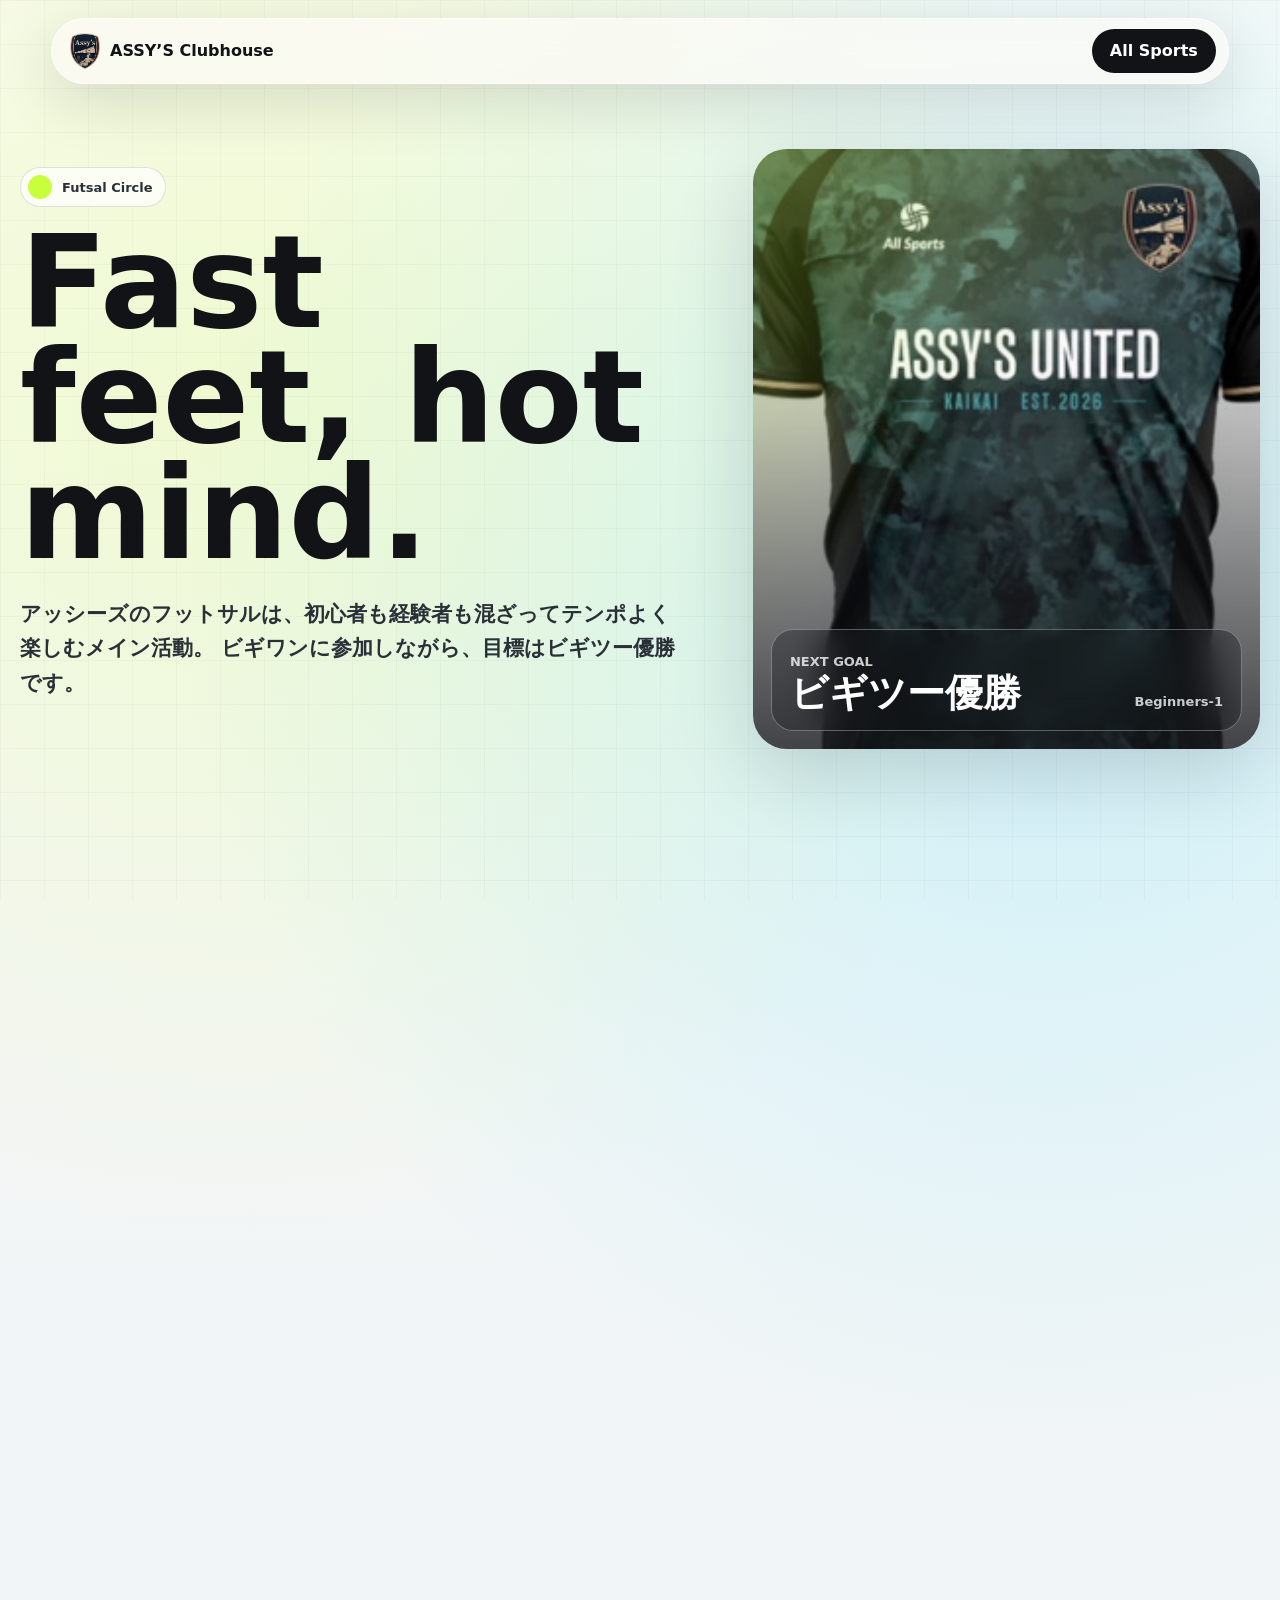
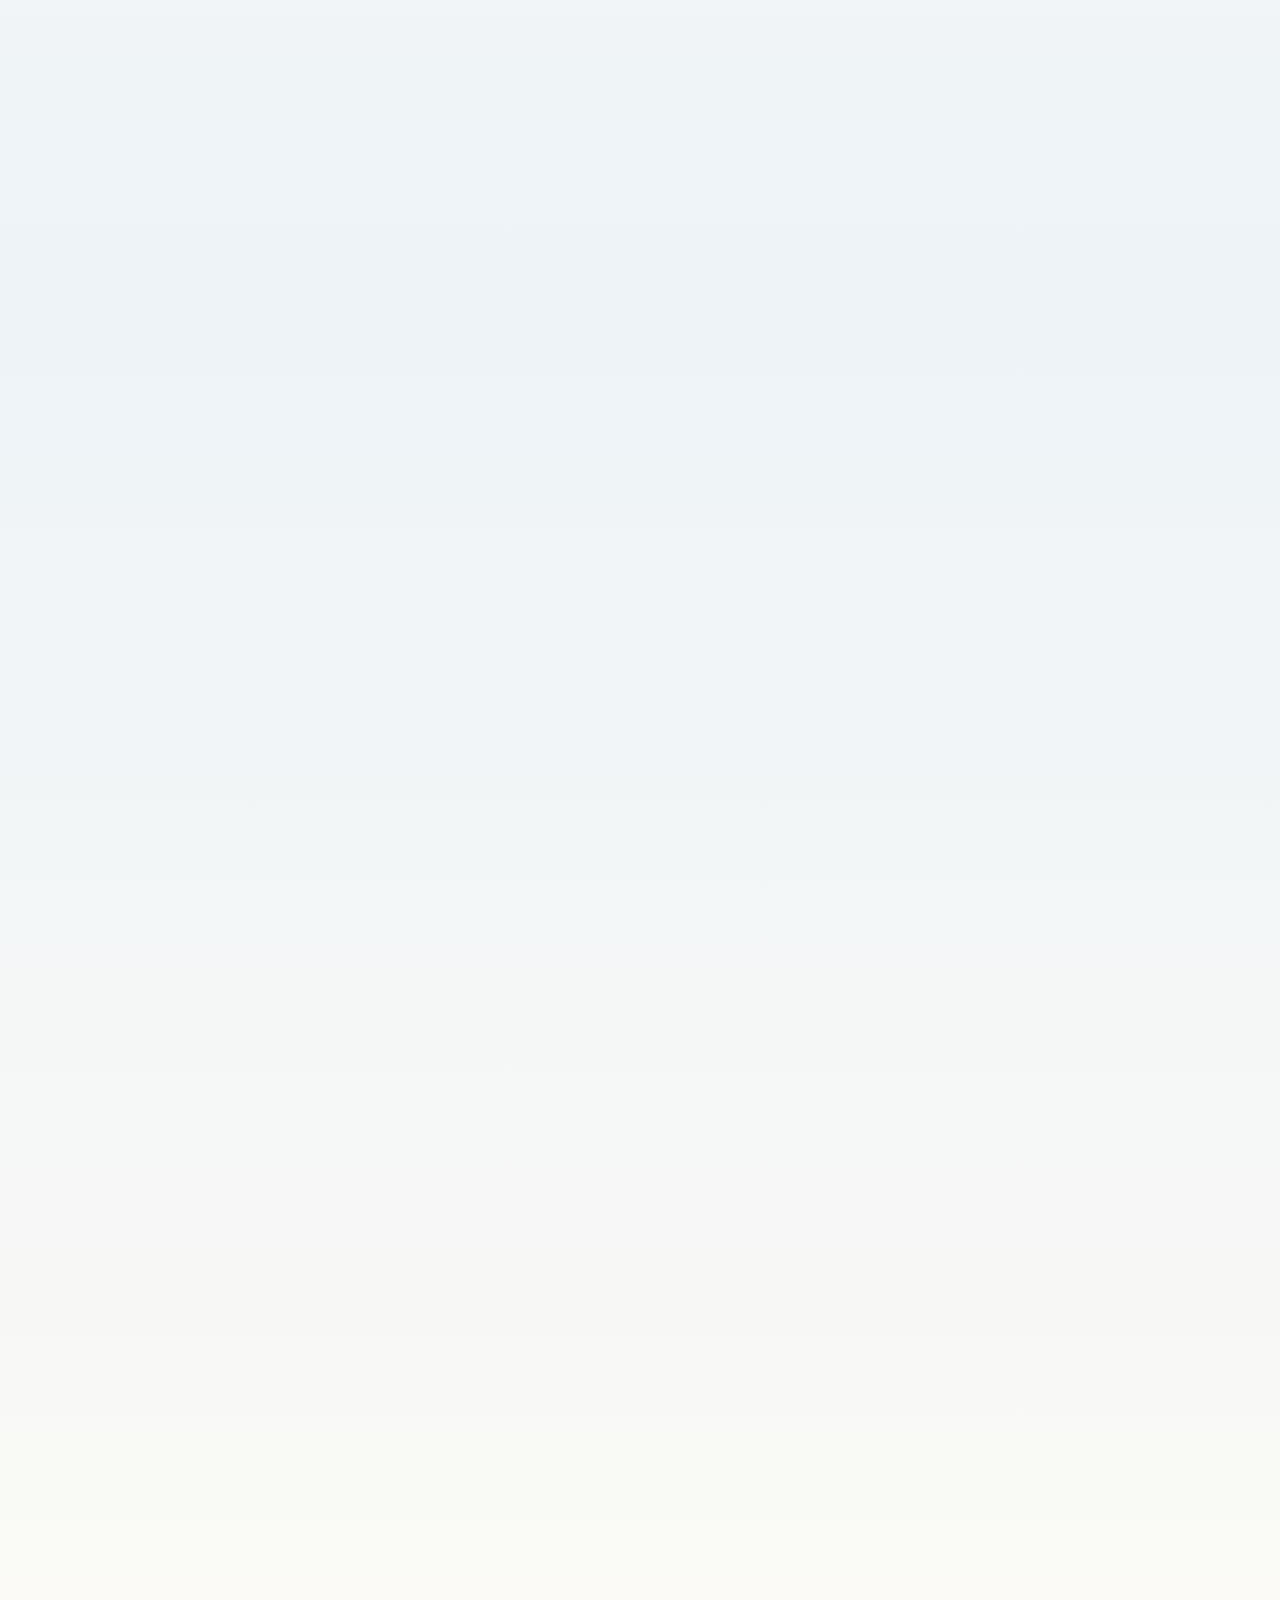
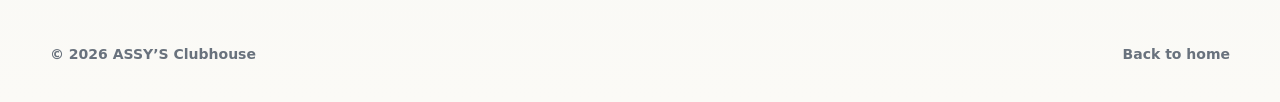
<file: futsal.html>
<!doctype html>
<html lang="ja">
  <head>
    <meta charset="utf-8" />
    <meta name="viewport" content="width=device-width, initial-scale=1" />
    <title>Futsal | ASSY’S Clubhouse</title>
    <meta name="description" content="ASSY’Sのフットサルサークル詳細ページです。" />
    <link rel="stylesheet" href="circle.css" />
    <link rel="icon" href="logo.png" />
    <style>
      :root { --accent: #c8ff3d; }
    </style>
  </head>
  <body>
    <header class="site-header">
      <a class="brand" href="index.html"><img class="brand-mark" src="logo.png" alt="ASSY’S" />ASSY’S Clubhouse</a>
      <a class="header-link" href="index.html#sports">All Sports</a>
    </header>
    <main>
      <section class="circle-hero">
        <div class="hero-copy">
          <p class="kicker"><span class="pulse"></span> Futsal Circle</p>
          <h1>Fast feet, hot mind.</h1>
          <p class="lead">
            アッシーズのフットサルは、初心者も経験者も混ざってテンポよく楽しむメイン活動。
            ビギワンに参加しながら、目標はビギツー優勝です。
          </p>
          
        </div>
        <div class="hero-photo">
          <img src="kit-futsal-jersey.png" alt="ASSY'S UNITED フットサルユニフォーム" />
          <div class="photo-stat"><div><span>NEXT GOAL</span><b>ビギツー優勝</b></div><span>Beginners-1</span></div>
        </div>
      </section>
      <section class="section reveal">
        <div class="section-inner">
          <div class="section-head"><div><p class="label">Circle Profile</p><h2>勝ちにいく。でも空気は軽く。</h2></div><p>まずは楽しく参加できる雰囲気を大事にしつつ、大会ではちゃんと勝ちを狙うチームです。</p></div>
          <div class="info-grid">
            <div class="info-card"><b>対象</b><p>初心者、ブランクあり、経験者。運動不足解消から大会志向まで歓迎。</p></div>
            <div class="info-card"><b>活動イメージ</b><p>練習、ゲーム会、大会参加。短時間でしっかり汗をかける設計。</p></div>
            <div class="info-card"><b>チーム目標</b><p>ビギワン参加を通じて経験値を上げ、ビギツー優勝を本気で狙う。</p></div>
          </div>
        </div>
      </section>
      <section class="section reveal">
        <div class="section-inner">
          <div class="section-head"><div><p class="label">Playbook</p><h2>活動の流れ</h2></div><p>初回参加でも動きやすいよう、軽いアップからゲーム形式へ進みます。</p></div>
          <div class="flow">
            <div class="flow-step"><div></div><div><b>エントリー</b><span>参加希望日と経験レベルを共有。</span></div></div>
            <div class="flow-step"><div></div><div><b>ゲーム参加</b><span>チーム分けして、短いゲームを回します。</span></div></div>
            <div class="flow-step"><div></div><div><b>大会チャレンジ</b><span>コンディションが合えばビギワンへ。</span></div></div>
          </div>
        </div>
      </section>
      <section class="section reveal">
        <div class="section-inner">
          <div class="section-head"><div><p class="label">Resource</p><h2>外部リンク</h2></div><p>大会情報や参加先としてチェックするリンクです。</p></div>
          <div class="resource-grid">
            <article class="resource-card"><div><h3>ビギワン</h3><p>アッシーズが参加しているフットサル大会。目標はビギツー優勝。</p></div><a class="button" href="https://www.beginners-1.jp/" target="_blank" rel="noopener noreferrer">サイトを見る</a></article>
          </div>
        </div>
      </section>
      
    </main>
    <footer><span>&copy; 2026 ASSY’S Clubhouse</span><span><a href="index.html">Back to home</a></span></footer>
  </body>
</html>
</file>
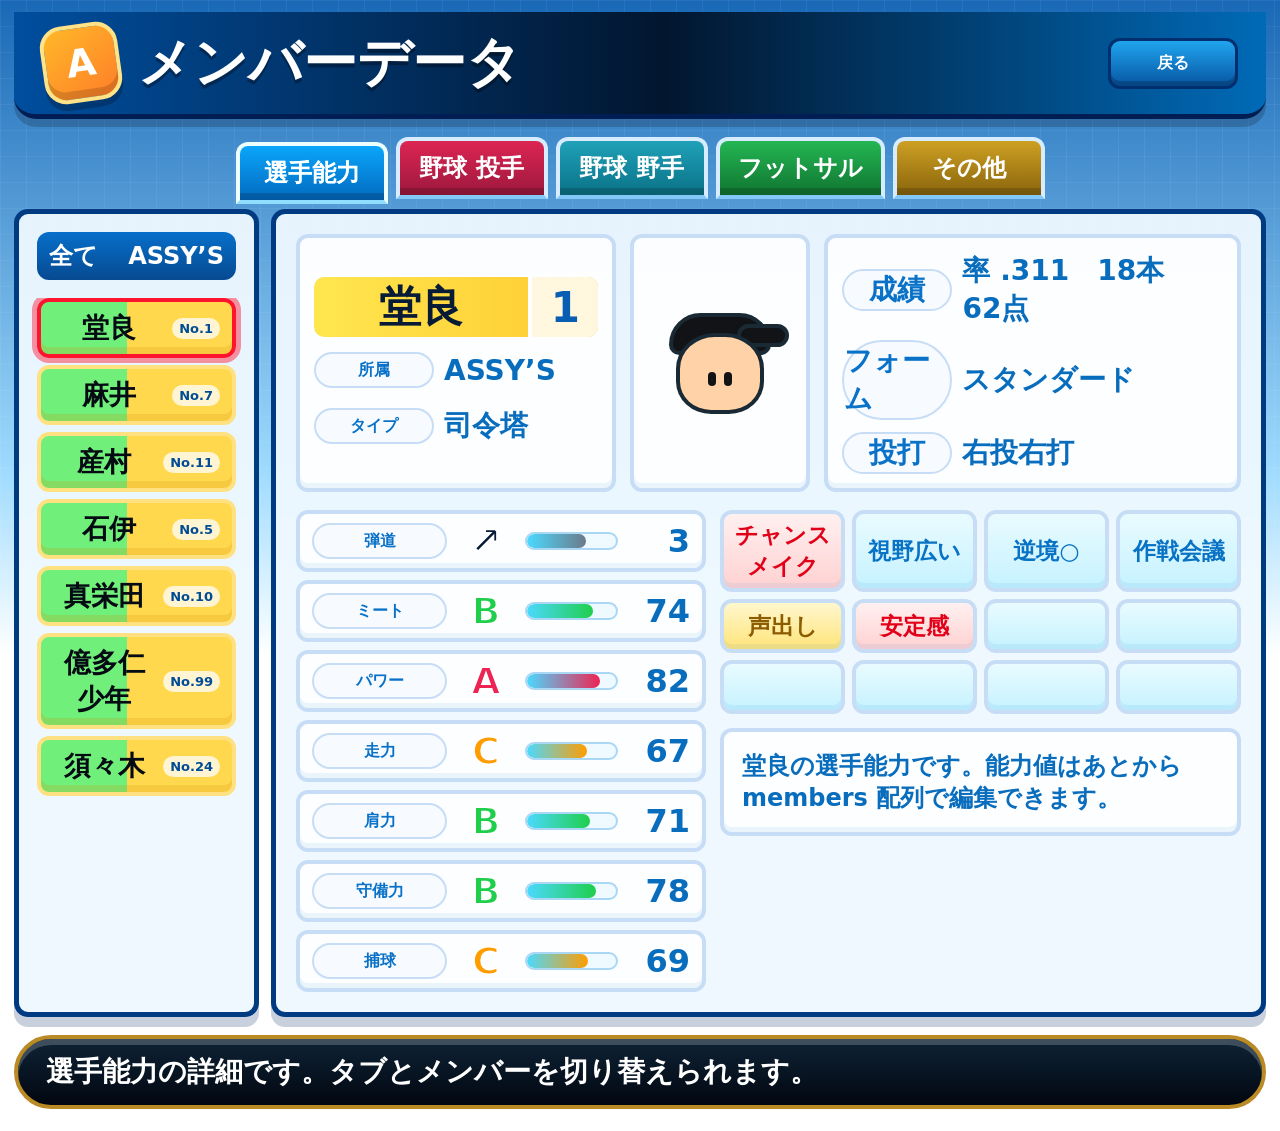
<file: members.html>
<!doctype html>
<html lang="ja">
  <head>
    <meta charset="utf-8" />
    <meta name="viewport" content="width=device-width, initial-scale=1" />
    <title>Member Data | ASSY’S Clubhouse</title>
    <meta name="description" content="ASSY’S Clubhouseの隠しメンバーデータページです。" />
    <link rel="icon" href="logo.png" />
    <style>
      :root {
        --blue: #0472c8;
        --blue-dark: #003b82;
        --cyan: #59d9ff;
        --panel: rgba(242, 249, 255, 0.94);
        --line: #1174c2;
        --yellow: #ffd84e;
        --green: #71ef7b;
        --red: #ff5d6c;
        --orange: #ff9f22;
        --ink: #071b36;
        --white: #ffffff;
      }

      * {
        box-sizing: border-box;
      }

      body {
        margin: 0;
        min-height: 100svh;
        font-family: "Yu Gothic", "Hiragino Kaku Gothic ProN", Meiryo, system-ui, sans-serif;
        color: var(--ink);
        background:
          linear-gradient(180deg, rgba(0, 88, 174, 0.9), rgba(45, 177, 255, 0.45) 42%, transparent 58%),
          url("https://images.unsplash.com/photo-1500530855697-b586d89ba3ee?auto=format&fit=crop&w=1800&q=82")
            center / cover fixed;
        overflow-x: hidden;
      }

      body::before {
        content: "";
        position: fixed;
        inset: 0;
        z-index: -1;
        background:
          linear-gradient(90deg, rgba(255, 255, 255, 0.16) 0 1px, transparent 1px) 0 0 / 26px 26px,
          linear-gradient(rgba(255, 255, 255, 0.14) 0 1px, transparent 1px) 0 0 / 26px 26px;
        opacity: 0.4;
      }

      a {
        color: inherit;
        text-decoration: none;
      }

      button {
        font: inherit;
      }

      .screen {
        width: min(1500px, calc(100% - 28px));
        margin: 12px auto 22px;
      }

      .topbar {
        display: grid;
        grid-template-columns: auto 1fr auto;
        gap: 18px;
        align-items: center;
        min-height: 86px;
        padding: 12px 28px;
        border-bottom: 5px solid #001e53;
        border-radius: 0 0 22px 22px;
        color: var(--white);
        background: linear-gradient(90deg, #004e9e, #02162f 52%, #006ab7);
        box-shadow: 0 8px 0 rgba(0, 0, 0, 0.18);
      }

      .badge {
        display: grid;
        place-items: center;
        width: 78px;
        aspect-ratio: 1;
        border: 4px solid #ffe386;
        border-radius: 22px;
        background: linear-gradient(145deg, #ffb829, #ff7e28);
        box-shadow: inset 0 -8px rgba(0, 0, 0, 0.15), 0 7px 0 rgba(0, 0, 0, 0.22);
        font-size: 38px;
        font-weight: 900;
        transform: rotate(-8deg);
      }

      .title {
        margin: 0;
        font-size: clamp(32px, 5vw, 54px);
        line-height: 1;
        text-shadow: 0 4px 0 rgba(0, 0, 0, 0.32);
      }

      .top-actions {
        display: flex;
        flex-wrap: wrap;
        justify-content: end;
        gap: 10px;
      }

      .top-button {
        min-width: 130px;
        padding: 12px 18px;
        border: 3px solid #002f70;
        border-radius: 12px;
        color: var(--white);
        background: linear-gradient(180deg, #20a5ee, #0755a3);
        box-shadow: inset 0 -5px rgba(0, 0, 0, 0.2);
        font-weight: 900;
        text-align: center;
      }

      .tabs {
        display: flex;
        flex-wrap: wrap;
        gap: 8px;
        justify-content: center;
        margin: 18px 0 10px;
      }

      .tab {
        min-width: 152px;
        padding: 11px 18px;
        border: 4px solid #d7ecff;
        border-bottom-color: #82c9f7;
        border-radius: 12px 12px 0 0;
        color: var(--white);
        background: linear-gradient(180deg, #0997e4, #0260ae);
        box-shadow: inset 0 -7px rgba(0, 0, 0, 0.16);
        font-size: 24px;
        font-weight: 900;
        cursor: pointer;
      }

      .tab[data-mode="pitch"] {
        background: linear-gradient(180deg, #dc2553, #9d183d);
      }

      .tab[data-mode="field"] {
        background: linear-gradient(180deg, #1fa1b8, #0a7287);
      }

      .tab[data-mode="futsal"] {
        background: linear-gradient(180deg, #24b653, #107531);
      }

      .tab[data-mode="other"] {
        background: linear-gradient(180deg, #cda023, #8a650c);
      }

      .tab.is-active {
        transform: translateY(5px);
        filter: brightness(1.1);
      }

      .main-grid {
        display: grid;
        grid-template-columns: 245px 1fr;
        gap: 12px;
        align-items: stretch;
      }

      .roster,
      .data-panel {
        border: 5px solid var(--blue-dark);
        border-radius: 14px;
        background: rgba(239, 248, 255, 0.95);
        box-shadow: 0 10px 0 rgba(0, 44, 95, 0.22);
      }

      .filter {
        display: flex;
        align-items: center;
        justify-content: space-between;
        margin: 18px;
        padding: 8px 12px;
        border-radius: 12px;
        color: var(--white);
        background: linear-gradient(180deg, #076fca, #064a91);
        font-size: 24px;
        font-weight: 900;
      }

      .member-list {
        display: grid;
        gap: 7px;
        max-height: 650px;
        padding: 0 18px 18px;
        overflow: auto;
      }

      .member-button {
        display: grid;
        grid-template-columns: 1fr auto;
        gap: 8px;
        align-items: center;
        min-height: 58px;
        padding: 8px 12px;
        border: 4px solid #ffe181;
        border-radius: 12px;
        background: linear-gradient(90deg, var(--green) 0 45%, var(--yellow) 45%);
        box-shadow: inset 0 -7px rgba(214, 142, 0, 0.2);
        color: #050b13;
        font-size: 27px;
        font-weight: 900;
        cursor: pointer;
      }

      .member-button.is-active {
        border-color: #ff142d;
        box-shadow: inset 0 -7px rgba(214, 142, 0, 0.2), 0 0 0 5px rgba(255, 20, 45, 0.45);
      }

      .member-button small {
        padding: 3px 7px;
        border-radius: 999px;
        color: #004d95;
        background: rgba(255, 255, 255, 0.75);
        font-size: 13px;
      }

      .data-panel {
        padding: 20px;
      }

      .player-head {
        display: grid;
        grid-template-columns: 1fr 180px 1.3fr;
        gap: 14px;
        margin-bottom: 18px;
      }

      .name-card,
      .avatar-card,
      .record-card,
      .ability-row,
      .trait-cell,
      .note-box {
        border: 4px solid #c7ddf5;
        border-radius: 12px;
        background: rgba(255, 255, 255, 0.86);
        box-shadow: inset 0 -5px rgba(24, 124, 202, 0.08);
      }

      .name-card {
        display: grid;
        gap: 10px;
        align-content: center;
        padding: 14px;
      }

      .player-name {
        display: grid;
        grid-template-columns: 1fr 70px;
        align-items: center;
        min-height: 60px;
        border-radius: 10px;
        overflow: hidden;
        background: linear-gradient(90deg, #ffe64f, #ffca30);
        font-size: 42px;
        font-weight: 900;
        text-align: center;
      }

      .number {
        display: grid;
        place-items: center;
        height: 100%;
        border-left: 4px solid #ffffff;
        color: #075eb2;
        background: rgba(255, 255, 255, 0.84);
      }

      .meta-line {
        display: grid;
        grid-template-columns: 120px 1fr;
        align-items: center;
        gap: 10px;
        min-height: 46px;
      }

      .meta-label,
      .ability-label {
        display: grid;
        place-items: center;
        min-height: 36px;
        border: 2px solid #c7ddf5;
        border-radius: 999px;
        color: #0971c7;
        background: #f7fbff;
        font-weight: 900;
      }

      .meta-value {
        color: #096dbd;
        font-size: 28px;
        font-weight: 900;
      }

      .avatar-card {
        display: grid;
        place-items: center;
        padding: 14px;
      }

      .avatar {
        position: relative;
        width: 120px;
        aspect-ratio: 1;
      }

      .head {
        position: absolute;
        inset: 30px 16px 9px;
        border: 4px solid #1a2a35;
        border-radius: 44% 44% 40% 40%;
        background: #ffd2a7;
      }

      .cap {
        position: absolute;
        inset: 10px 9px auto;
        height: 42px;
        border: 4px solid #1a2a35;
        border-radius: 55px 55px 18px 18px;
        background: var(--avatar-color, #111317);
      }

      .cap::after {
        content: "";
        position: absolute;
        right: -22px;
        bottom: 4px;
        width: 44px;
        height: 15px;
        border: 4px solid #1a2a35;
        border-radius: 999px;
        background: inherit;
      }

      .eye {
        position: absolute;
        top: 35px;
        width: 8px;
        height: 14px;
        border-radius: 999px;
        background: #111317;
      }

      .eye.left {
        left: 28px;
      }

      .eye.right {
        right: 28px;
      }

      .record-card {
        display: grid;
        gap: 12px;
        padding: 14px;
      }

      .record-line {
        display: grid;
        grid-template-columns: 110px 1fr;
        gap: 10px;
        align-items: center;
        color: #096dbd;
        font-size: 28px;
        font-weight: 900;
      }

      .body-grid {
        display: grid;
        grid-template-columns: 410px 1fr;
        gap: 14px;
      }

      .abilities {
        display: grid;
        gap: 8px;
      }

      .ability-row {
        display: grid;
        grid-template-columns: 135px 58px 1fr 62px;
        gap: 10px;
        align-items: center;
        min-height: 58px;
        padding: 8px 12px;
      }

      .rank {
        font-size: 38px;
        line-height: 1;
        font-weight: 900;
        text-align: center;
        -webkit-text-stroke: 2px #ffffff;
      }

      .rank.S,
      .rank.A {
        color: #ed2453;
      }

      .rank.B {
        color: #1fcf4c;
      }

      .rank.C {
        color: #ff9d00;
      }

      .rank.D {
        color: #2b9bff;
      }

      .rank.E,
      .rank.F {
        color: #6b7b8a;
      }

      .bar {
        height: 18px;
        border: 2px solid #a9d7f4;
        border-radius: 999px;
        background: #eefaff;
        overflow: hidden;
      }

      .bar span {
        display: block;
        width: var(--score);
        height: 100%;
        border-radius: inherit;
        background: linear-gradient(90deg, #4bd9ff, var(--rank-color, #ff9d00));
      }

      .score {
        color: #096dbd;
        font-size: 32px;
        font-weight: 900;
        text-align: right;
      }

      .traits {
        display: grid;
        grid-template-columns: repeat(4, 1fr);
        grid-auto-rows: minmax(54px, auto);
        gap: 7px;
      }

      .trait-cell {
        display: grid;
        place-items: center;
        min-height: 54px;
        padding: 6px;
        color: #0872c5;
        background: linear-gradient(180deg, #e9fbff, #c5f2ff);
        font-size: 23px;
        font-weight: 900;
        text-align: center;
      }

      .trait-cell.hot {
        color: #e10018;
        background: linear-gradient(180deg, #fff0f0, #ffd1d1);
      }

      .trait-cell.gold {
        color: #8b5c00;
        background: linear-gradient(180deg, #fff7cd, #ffe47a);
      }

      .note-box {
        margin-top: 14px;
        padding: 18px;
        color: #096dbd;
        font-size: 24px;
        font-weight: 900;
      }

      .helpbar {
        margin-top: 18px;
        padding: 14px 28px;
        border: 4px solid #ba8b25;
        border-radius: 999px;
        color: var(--white);
        background: linear-gradient(180deg, #0e2336, #020710);
        box-shadow: inset 0 6px rgba(255, 255, 255, 0.2);
        font-size: 28px;
        font-weight: 900;
      }

      @media (max-width: 1180px) {
        .main-grid,
        .body-grid,
        .player-head {
          grid-template-columns: 1fr;
        }

        .member-list {
          grid-template-columns: repeat(2, 1fr);
          max-height: none;
        }
      }

      @media (max-width: 720px) {
        .topbar {
          grid-template-columns: 1fr;
          border-radius: 0 0 18px 18px;
        }

        .badge {
          width: 58px;
        }

        .tabs,
        .top-actions {
          justify-content: start;
        }

        .tab {
          min-width: 0;
          flex: 1 1 150px;
          font-size: 18px;
        }

        .member-list,
        .traits {
          grid-template-columns: 1fr;
        }

        .ability-row,
        .record-line,
        .meta-line {
          grid-template-columns: 1fr;
        }

        .helpbar {
          border-radius: 18px;
          font-size: 20px;
        }
      }
    </style>
  </head>
  <body>
    <div class="screen">
      <header class="topbar">
        <div class="badge">A</div>
        <h1 class="title">メンバーデータ</h1>
        <div class="top-actions">
          <a class="top-button" href="index.html">戻る</a>
        </div>
      </header>

      <nav class="tabs" aria-label="能力カテゴリ">
        <button class="tab is-active" type="button" data-mode="player">選手能力</button>
        <button class="tab" type="button" data-mode="pitch">野球 投手</button>
        <button class="tab" type="button" data-mode="field">野球 野手</button>
        <button class="tab" type="button" data-mode="futsal">フットサル</button>
        <button class="tab" type="button" data-mode="other">その他</button>
      </nav>

      <main class="main-grid">
        <aside class="roster" aria-label="メンバー一覧">
          <div class="filter">全て <span>ASSY’S</span></div>
          <div class="member-list" id="memberList"></div>
        </aside>

        <section class="data-panel" aria-live="polite">
          <div class="player-head">
            <div class="name-card">
              <div class="player-name"><span id="playerName">堂良</span><span class="number" id="playerNo">1</span></div>
              <div class="meta-line"><span class="meta-label">所属</span><span class="meta-value">ASSY’S</span></div>
              <div class="meta-line"><span class="meta-label">タイプ</span><span class="meta-value" id="playerType">万能型</span></div>
            </div>

            <div class="avatar-card">
              <div class="avatar" id="avatar">
                <div class="cap"></div>
                <div class="head"><span class="eye left"></span><span class="eye right"></span></div>
              </div>
            </div>

            <div class="record-card">
              <div class="record-line"><span class="meta-label">成績</span><span id="recordText">率 .286　12本　48点</span></div>
              <div class="record-line"><span class="meta-label">フォーム</span><span id="formText">スタンダード</span></div>
              <div class="record-line"><span class="meta-label">投打</span><span id="handText">右投右打</span></div>
            </div>
          </div>

          <div class="body-grid">
            <div class="abilities" id="abilityList"></div>
            <div>
              <div class="traits" id="traitsList"></div>
              <div class="note-box" id="noteText">選手能力の詳細です。</div>
            </div>
          </div>
        </section>
      </main>

      <div class="helpbar" id="helpText">メンバーを選択して能力を確認できます。</div>
    </div>

    <script>
      /*
        編集メモ:
        - メンバー名、背番号、能力値、特殊能力は下の members 配列を書き換えれば変更できます。
        - 能力値は 0-100。ランクは自動で S/A/B/C/D/E/F に変換されます。
        - tabs の mode と、各メンバーの abilities 内キーを増やすとカテゴリ追加もできます。
      */
      const members = [
        {
          name: "堂良",
          no: 1,
          type: "司令塔",
          color: "#111317",
          record: "率 .311　18本　62点",
          form: "スタンダード",
          hand: "右投右打",
          abilities: {
            player: { 弾道: 3, ミート: 74, パワー: 82, 走力: 67, 肩力: 71, 守備力: 78, 捕球: 69 },
            pitch: { 球速: 72, コントロール: 79, スタミナ: 63, 変化球: 58, メンタル: 86, 牽制: 64 },
            field: { ミート: 74, パワー: 82, 走塁: 67, 送球: 71, 守備範囲: 78, 勝負強さ: 84 },
            futsal: { スピード: 76, ドリブル: 82, パス: 85, シュート: 71, 守備: 74, スタミナ: 79 },
            other: { 継続力: 88, 集合率: 72, 盛り上げ: 81, 冷静さ: 86, 伸びしろ: 77, 運: 64 },
          },
          traits: ["チャンスメイク", "視野広い", "逆境○", "作戦会議", "声出し", "安定感"],
        },
        {
          name: "麻井",
          no: 7,
          type: "スピード型",
          color: "#0472c8",
          record: "率 .274　9本　41点",
          form: "クラウチング",
          hand: "右投左打",
          abilities: {
            player: { 弾道: 2, ミート: 69, パワー: 61, 走力: 88, 肩力: 64, 守備力: 75, 捕球: 66 },
            pitch: { 球速: 68, コントロール: 71, スタミナ: 77, 変化球: 52, メンタル: 73, 牽制: 82 },
            field: { ミート: 69, パワー: 61, 走塁: 91, 送球: 64, 守備範囲: 80, 勝負強さ: 70 },
            futsal: { スピード: 91, ドリブル: 76, パス: 68, シュート: 63, 守備: 72, スタミナ: 86 },
            other: { 継続力: 83, 集合率: 79, 盛り上げ: 76, 冷静さ: 68, 伸びしろ: 88, 運: 71 },
          },
          traits: ["高速チャージ", "盗塁", "一番乗り", "プレス", "運動量", "切替早い"],
        },
        {
          name: "産村",
          no: 11,
          type: "パワー型",
          color: "#ff6f61",
          record: "率 .252　24本　70点",
          form: "フルスイング",
          hand: "右投右打",
          abilities: {
            player: { 弾道: 4, ミート: 58, パワー: 91, 走力: 52, 肩力: 84, 守備力: 60, 捕球: 57 },
            pitch: { 球速: 86, コントロール: 55, スタミナ: 72, 変化球: 49, メンタル: 78, 牽制: 42 },
            field: { ミート: 58, パワー: 91, 走塁: 52, 送球: 84, 守備範囲: 60, 勝負強さ: 82 },
            futsal: { スピード: 58, ドリブル: 62, パス: 66, シュート: 88, 守備: 68, スタミナ: 70 },
            other: { 継続力: 74, 集合率: 66, 盛り上げ: 90, 冷静さ: 61, 伸びしろ: 73, 運: 69 },
          },
          traits: ["パワーヒッター", "強肩", "豪快", "弾丸シュート", "お祭り男", "一発狙い"],
        },
        {
          name: "石伊",
          no: 5,
          type: "技巧派",
          color: "#8f7aff",
          record: "率 .287　13本　55点",
          form: "オープン",
          hand: "右投右打",
          abilities: {
            player: { 弾道: 3, ミート: 78, パワー: 73, 走力: 62, 肩力: 70, 守備力: 83, 捕球: 80 },
            pitch: { 球速: 63, コントロール: 88, スタミナ: 60, 変化球: 84, メンタル: 81, 牽制: 74 },
            field: { ミート: 78, パワー: 73, 走塁: 62, 送球: 70, 守備範囲: 83, 勝負強さ: 77 },
            futsal: { スピード: 66, ドリブル: 79, パス: 88, シュート: 67, 守備: 82, スタミナ: 71 },
            other: { 継続力: 80, 集合率: 75, 盛り上げ: 68, 冷静さ: 89, 伸びしろ: 72, 運: 83 },
          },
          traits: ["固め打ち", "変化球○", "パス職人", "読み勝ち", "堅実", "サポート"],
        },
        {
          name: "真栄田",
          no: 10,
          type: "キャプテン",
          color: "#c8ff3d",
          record: "率 .303　16本　66点",
          form: "スタンダード",
          hand: "右投右打",
          abilities: {
            player: { 弾道: 3, ミート: 81, パワー: 79, 走力: 70, 肩力: 76, 守備力: 75, 捕球: 82 },
            pitch: { 球速: 74, コントロール: 82, スタミナ: 80, 変化球: 62, メンタル: 92, 牽制: 71 },
            field: { ミート: 81, パワー: 79, 走塁: 70, 送球: 76, 守備範囲: 75, 勝負強さ: 90 },
            futsal: { スピード: 78, ドリブル: 75, パス: 84, シュート: 79, 守備: 80, スタミナ: 83 },
            other: { 継続力: 90, 集合率: 88, 盛り上げ: 84, 冷静さ: 80, 伸びしろ: 78, 運: 76 },
          },
          traits: ["キャプテンシー", "チャンス○", "声出し", "まとめ役", "逆境○", "参加率高い"],
        },
        {
          name: "億多仁少年",
          no: 99,
          type: "ロマン枠",
          color: "#ff9f22",
          record: "率 .199　31本　74点",
          form: "神主",
          hand: "左投左打",
          abilities: {
            player: { 弾道: 4, ミート: 42, パワー: 96, 走力: 60, 肩力: 88, 守備力: 45, 捕球: 38 },
            pitch: { 球速: 92, コントロール: 39, スタミナ: 76, 変化球: 44, メンタル: 69, 牽制: 35 },
            field: { ミート: 42, パワー: 96, 走塁: 60, 送球: 88, 守備範囲: 45, 勝負強さ: 87 },
            futsal: { スピード: 72, ドリブル: 57, パス: 45, シュート: 92, 守備: 41, スタミナ: 78 },
            other: { 継続力: 62, 集合率: 54, 盛り上げ: 96, 冷静さ: 39, 伸びしろ: 99, 運: 91 },
          },
          traits: ["大砲", "三振", "レーザー肩", "ロマン砲", "サプライズ", "爆発力"],
        },
        {
          name: "須々木",
          no: 24,
          type: "守備職人",
          color: "#38d7ff",
          record: "率 .266　6本　38点",
          form: "コンパクト",
          hand: "右投左打",
          abilities: {
            player: { 弾道: 2, ミート: 72, パワー: 58, 走力: 78, 肩力: 73, 守備力: 90, 捕球: 86 },
            pitch: { 球速: 66, コントロール: 84, スタミナ: 67, 変化球: 69, メンタル: 80, 牽制: 78 },
            field: { ミート: 72, パワー: 58, 走塁: 78, 送球: 73, 守備範囲: 90, 勝負強さ: 68 },
            futsal: { スピード: 80, ドリブル: 69, パス: 77, シュート: 58, 守備: 91, スタミナ: 82 },
            other: { 継続力: 86, 集合率: 82, 盛り上げ: 64, 冷静さ: 87, 伸びしろ: 74, 運: 70 },
          },
          traits: ["守備職人", "カバー早い", "送球安定", "対人守備", "堅実", "空気読む"],
        },
      ];

      const modeLabels = {
        player: "選手能力",
        pitch: "野球 投手能力",
        field: "野球 野手能力",
        futsal: "フットサル能力",
        other: "その他能力",
      };

      let currentMember = 0;
      let currentMode = "player";

      const memberList = document.querySelector("#memberList");
      const abilityList = document.querySelector("#abilityList");
      const traitsList = document.querySelector("#traitsList");
      const tabs = document.querySelectorAll(".tab");

      function rank(score) {
        if (score >= 95) return "S";
        if (score >= 80) return "A";
        if (score >= 70) return "B";
        if (score >= 60) return "C";
        if (score >= 50) return "D";
        if (score >= 40) return "E";
        return "F";
      }

      function color(score) {
        if (score >= 80) return "#ed2453";
        if (score >= 70) return "#1fcf4c";
        if (score >= 60) return "#ff9d00";
        if (score >= 50) return "#2b9bff";
        return "#6b7b8a";
      }

      function renderRoster() {
        memberList.innerHTML = members
          .map(
            (member, index) => `
              <button class="member-button ${index === currentMember ? "is-active" : ""}" type="button" data-index="${index}">
                <span>${member.name}</span>
                <small>No.${member.no}</small>
              </button>
            `,
          )
          .join("");

        memberList.querySelectorAll("button").forEach((button) => {
          button.addEventListener("click", () => {
            currentMember = Number(button.dataset.index);
            render();
          });
        });
      }

      function render() {
        const member = members[currentMember];
        const abilities = member.abilities[currentMode];

        document.querySelector("#playerName").textContent = member.name;
        document.querySelector("#playerNo").textContent = member.no;
        document.querySelector("#playerType").textContent = member.type;
        document.querySelector("#recordText").textContent = member.record;
        document.querySelector("#formText").textContent = member.form;
        document.querySelector("#handText").textContent = member.hand;
        document.querySelector("#avatar").style.setProperty("--avatar-color", member.color);
        document.querySelector("#noteText").textContent = `${member.name}の${modeLabels[currentMode]}です。能力値はあとから members 配列で編集できます。`;
        document.querySelector("#helpText").textContent = `${modeLabels[currentMode]}の詳細です。タブとメンバーを切り替えられます。`;

        abilityList.innerHTML = Object.entries(abilities)
          .map(([label, score]) => {
            const scoreNumber = Number(score);
            const displayRank = scoreNumber <= 4 ? "↗" : rank(scoreNumber);
            const displayScore = scoreNumber <= 4 ? scoreNumber : scoreNumber;
            const percent = scoreNumber <= 4 ? `${scoreNumber * 22}%` : `${scoreNumber}%`;
            return `
              <div class="ability-row">
                <span class="ability-label">${label}</span>
                <span class="rank ${displayRank}" style="--rank-color: ${color(scoreNumber)}">${displayRank}</span>
                <span class="bar"><span style="--score: ${percent}; --rank-color: ${color(scoreNumber)}"></span></span>
                <span class="score">${displayScore}</span>
              </div>
            `;
          })
          .join("");

        traitsList.innerHTML = [...member.traits, "", "", "", "", "", ""]
          .slice(0, 16)
          .map((trait, index) => {
            const tone = index % 5 === 0 ? "hot" : index % 4 === 0 ? "gold" : "";
            return `<div class="trait-cell ${trait ? tone : ""}">${trait}</div>`;
          })
          .join("");

        tabs.forEach((tab) => tab.classList.toggle("is-active", tab.dataset.mode === currentMode));
        renderRoster();
      }

      tabs.forEach((tab) => {
        tab.addEventListener("click", () => {
          currentMode = tab.dataset.mode;
          render();
        });
      });

      render();
    </script>
  </body>
</html>
</file>
<file: circle.css>
:root {
  --ink: #111317;
  --soft-ink: #2a3038;
  --muted: #69727d;
  --paper: #fbfaf6;
  --white: #ffffff;
  --acid: #c8ff3d;
  --cyan: #38d7ff;
  --coral: #ff6f61;
  --violet: #8f7aff;
  --line: rgba(17, 19, 23, 0.12);
  --glass: rgba(255, 255, 255, 0.72);
  --shadow: 0 24px 80px rgba(17, 19, 23, 0.16);
}

* {
  box-sizing: border-box;
}

html {
  scroll-behavior: smooth;
}

body {
  margin: 0;
  font-family: "Inter", "Yu Gothic", "Hiragino Kaku Gothic ProN", Meiryo, system-ui,
    sans-serif;
  color: var(--ink);
  background:
    radial-gradient(circle at 18% 12%, rgba(200, 255, 61, 0.2), transparent 28%),
    radial-gradient(circle at 82% 18%, rgba(56, 215, 255, 0.22), transparent 30%),
    linear-gradient(180deg, #fbfaf6, #eef3f7 58%, #fbfaf6);
  line-height: 1.65;
}

body::before {
  content: "";
  position: fixed;
  inset: 0;
  z-index: -1;
  opacity: 0.45;
  background-image:
    linear-gradient(rgba(17, 19, 23, 0.055) 1px, transparent 1px),
    linear-gradient(90deg, rgba(17, 19, 23, 0.055) 1px, transparent 1px);
  background-size: 44px 44px;
}

a {
  color: inherit;
  text-decoration: none;
}

img {
  display: block;
  max-width: 100%;
}

.site-header {
  position: fixed;
  inset: 18px clamp(16px, 4vw, 54px) auto;
  z-index: 30;
  display: flex;
  align-items: center;
  justify-content: space-between;
  gap: 18px;
  padding: 10px 12px 10px 18px;
  border: 1px solid rgba(255, 255, 255, 0.55);
  border-radius: 999px;
  background: rgba(251, 250, 246, 0.76);
  box-shadow: 0 16px 60px rgba(17, 19, 23, 0.14);
  backdrop-filter: blur(18px) saturate(1.2);
}

.brand {
  display: inline-flex;
  align-items: center;
  gap: 10px;
  font-weight: 900;
}

.brand-mark {
  height: 36px;
  width: auto;
  object-fit: contain;
  flex-shrink: 0;
}

.header-link,
.button {
  display: inline-flex;
  align-items: center;
  justify-content: center;
  min-height: 44px;
  padding: 11px 17px;
  border: 1px solid rgba(17, 19, 23, 0.12);
  border-radius: 999px;
  background: var(--ink);
  color: var(--white);
  font-weight: 900;
  line-height: 1.1;
  transition: transform 180ms ease, box-shadow 180ms ease;
}

.header-link:hover,
.button:hover {
  transform: translateY(-2px);
  box-shadow: 0 16px 44px rgba(17, 19, 23, 0.18);
}

.button.secondary {
  background: rgba(255, 255, 255, 0.78);
  color: var(--ink);
  backdrop-filter: blur(16px);
}

.circle-hero {
  width: min(1240px, calc(100% - 32px));
  min-height: 92svh;
  display: grid;
  grid-template-columns: minmax(0, 0.95fr) minmax(320px, 0.72fr);
  gap: clamp(28px, 5vw, 72px);
  align-items: center;
  margin: 0 auto;
  padding: 128px 0 58px;
}

.hero-copy {
  max-width: 740px;
}

.kicker {
  display: inline-flex;
  align-items: center;
  gap: 10px;
  margin: 0 0 18px;
  padding: 7px 12px 7px 7px;
  border: 1px solid var(--line);
  border-radius: 999px;
  background: rgba(255, 255, 255, 0.72);
  color: var(--soft-ink);
  font-size: 13px;
  font-weight: 900;
  backdrop-filter: blur(16px);
}

.pulse {
  width: 24px;
  aspect-ratio: 1;
  border-radius: 50%;
  background: var(--accent, var(--acid));
  box-shadow: 0 0 0 0 color-mix(in srgb, var(--accent, var(--acid)) 65%, transparent);
  animation: pulse 1.8s ease-out infinite;
}

@keyframes pulse {
  to {
    box-shadow: 0 0 0 16px transparent;
  }
}

h1 {
  margin: 0;
  font-size: clamp(58px, 10vw, 136px);
  line-height: 0.9;
  letter-spacing: 0;
}

.lead {
  margin: 26px 0 30px;
  color: var(--soft-ink);
  font-size: clamp(17px, 2vw, 21px);
  font-weight: 700;
}

.hero-photo {
  position: relative;
  min-height: 600px;
  border-radius: 34px;
  overflow: hidden;
  box-shadow: var(--shadow);
  isolation: isolate;
}

.hero-photo img {
  width: 100%;
  height: 100%;
  position: absolute;
  inset: 0;
  object-fit: cover;
}

.hero-photo::after {
  content: "";
  position: absolute;
  inset: 0;
  background:
    linear-gradient(to top, rgba(17, 19, 23, 0.72), transparent 58%),
    linear-gradient(135deg, color-mix(in srgb, var(--accent, var(--acid)) 30%, transparent), transparent 48%);
}

.photo-stat {
  position: absolute;
  inset: auto 18px 18px;
  z-index: 2;
  display: grid;
  grid-template-columns: 1fr auto;
  gap: 12px;
  align-items: end;
  padding: 18px;
  border: 1px solid rgba(255, 255, 255, 0.3);
  border-radius: 22px;
  color: var(--white);
  background: rgba(17, 19, 23, 0.32);
  backdrop-filter: blur(18px);
}

.photo-stat b {
  display: block;
  font-size: 38px;
  line-height: 1;
}

.photo-stat span {
  color: rgba(255, 255, 255, 0.78);
  font-size: 13px;
  font-weight: 900;
}

.section {
  padding: clamp(58px, 8vw, 104px) 16px;
}

.section-inner {
  width: min(1180px, 100%);
  margin: 0 auto;
}

.section-head {
  display: grid;
  grid-template-columns: minmax(0, 0.8fr) minmax(280px, 0.55fr);
  gap: 24px;
  align-items: end;
  margin-bottom: 28px;
}

.label {
  margin: 0 0 10px;
  color: var(--muted);
  font-size: 13px;
  font-weight: 900;
  text-transform: uppercase;
}

h2 {
  margin: 0;
  font-size: clamp(34px, 6vw, 70px);
  line-height: 1;
  letter-spacing: 0;
}

.section-head p {
  margin: 0;
  color: var(--soft-ink);
  font-size: 17px;
  font-weight: 700;
}

.info-grid {
  display: grid;
  grid-template-columns: repeat(3, 1fr);
  gap: 16px;
}

.info-card,
.resource-card {
  border: 1px solid rgba(255, 255, 255, 0.66);
  border-radius: 26px;
  background: rgba(255, 255, 255, 0.72);
  box-shadow: 0 18px 58px rgba(17, 19, 23, 0.1);
  backdrop-filter: blur(18px) saturate(1.2);
}

.info-card {
  min-height: 230px;
  padding: 24px;
}

.info-card b {
  display: block;
  margin-bottom: 12px;
  font-size: 22px;
}

.info-card p {
  margin: 0;
  color: var(--soft-ink);
  font-weight: 700;
}

.resource-grid {
  display: grid;
  grid-template-columns: repeat(3, 1fr);
  gap: 16px;
}

.resource-card {
  position: relative;
  min-height: 230px;
  display: grid;
  align-content: space-between;
  gap: 20px;
  padding: 24px;
  overflow: hidden;
}

.resource-card::before {
  content: "";
  position: absolute;
  inset: -80px -80px auto auto;
  width: 180px;
  aspect-ratio: 1;
  border-radius: 50%;
  background: color-mix(in srgb, var(--accent, var(--acid)) 38%, transparent);
}

.resource-card h3 {
  position: relative;
  margin: 0 0 10px;
  font-size: 25px;
  line-height: 1.1;
}

.resource-card p {
  position: relative;
  margin: 0;
  color: var(--soft-ink);
  font-weight: 700;
}

.resource-card .button {
  position: relative;
  width: fit-content;
  background: var(--accent, var(--ink));
  color: var(--ink);
}

.resource-card.dark .button {
  color: var(--white);
}

.flow {
  display: grid;
  gap: 12px;
  counter-reset: flow;
}

.flow-step {
  counter-increment: flow;
  display: grid;
  grid-template-columns: 80px 1fr;
  gap: 18px;
  align-items: center;
  padding: 18px;
  border: 1px solid var(--line);
  border-radius: 24px;
  background: rgba(255, 255, 255, 0.72);
  box-shadow: 0 12px 38px rgba(17, 19, 23, 0.08);
}

.flow-step::before {
  content: "0" counter(flow);
  display: grid;
  place-items: center;
  width: 62px;
  aspect-ratio: 1;
  border-radius: 50%;
  background: var(--accent, var(--acid));
  font-weight: 900;
}

.flow-step b {
  display: block;
  font-size: 20px;
}

.flow-step span {
  color: var(--muted);
  font-weight: 800;
}


footer {
  display: flex;
  justify-content: space-between;
  gap: 18px;
  width: min(1180px, calc(100% - 32px));
  margin: 0 auto;
  padding: 26px 0 36px;
  color: var(--muted);
  font-size: 14px;
  font-weight: 800;
}

.reveal {
  opacity: 0;
  transform: translateY(22px);
  animation: reveal 760ms ease forwards;
  animation-timeline: view();
  animation-range: entry 5% cover 28%;
}

@keyframes reveal {
  to {
    opacity: 1;
    transform: translateY(0);
  }
}

@media (prefers-reduced-motion: reduce) {
  *,
  *::before,
  *::after {
    animation-duration: 1ms !important;
    animation-iteration-count: 1 !important;
    scroll-behavior: auto !important;
  }
}

@media (max-width: 980px) {
  .circle-hero,
  .section-head {
    grid-template-columns: 1fr;
  }

  .hero-photo {
    min-height: 420px;
    order: -1;
  }

  .info-grid,
  .resource-grid {
    grid-template-columns: 1fr;
  }
}

@media (max-width: 560px) {
  .site-header {
    inset: 12px 12px auto;
  }

  .header-link {
    display: none;
  }

  h1 {
    font-size: clamp(48px, 17vw, 76px);
  }

  .photo-stat,
  .flow-step {
    grid-template-columns: 1fr;
  }

  .button {
    width: 100%;
  }

  footer {
    flex-direction: column;
  }
}
</file>
